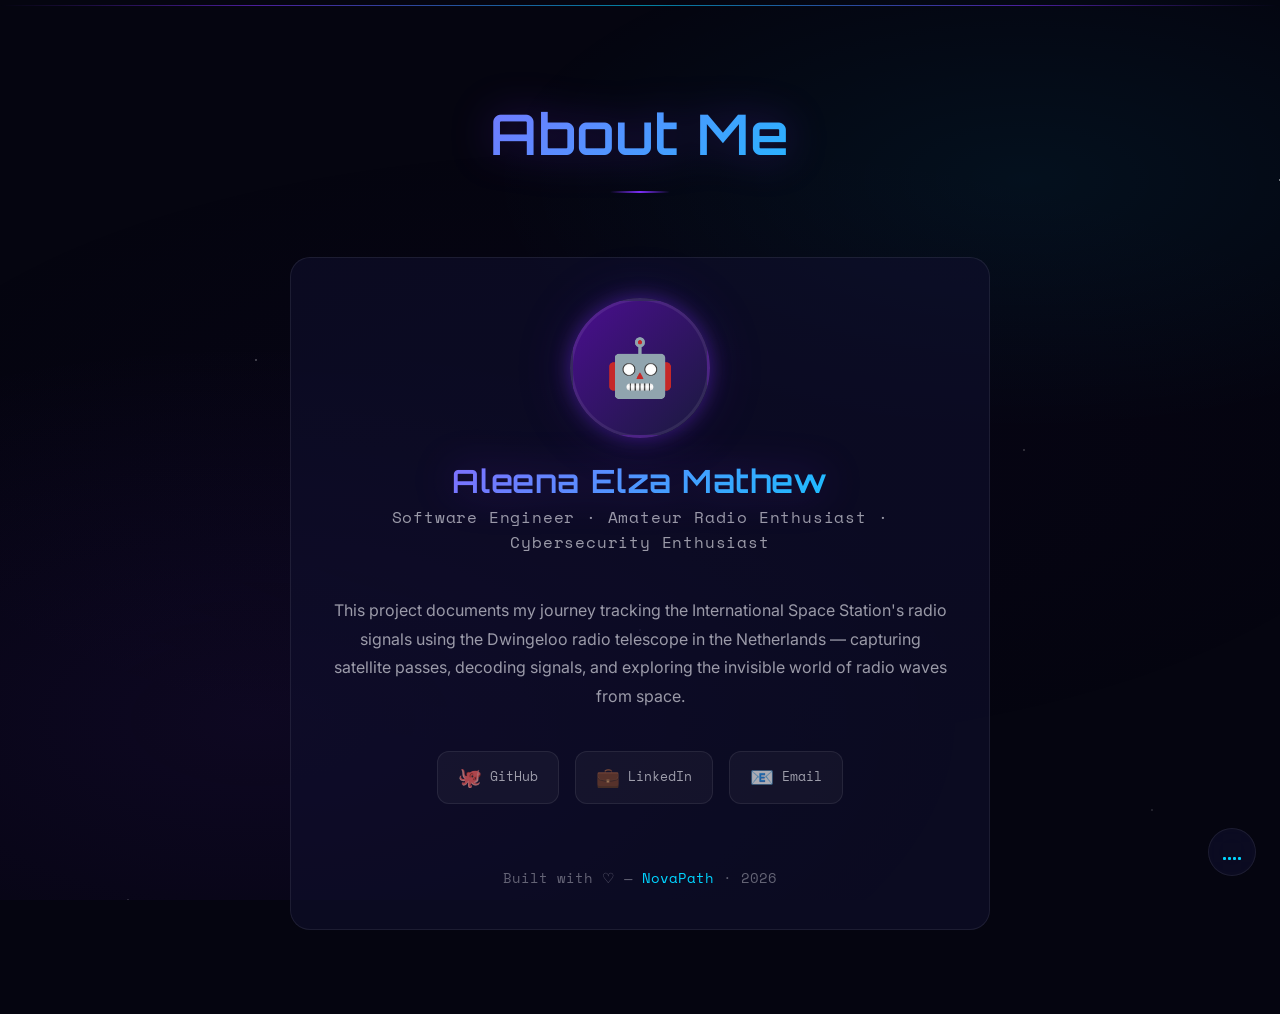
<file: about.html>
<!DOCTYPE html>
<html lang="en">

<head>
    <meta charset="UTF-8">
    <meta name="viewport" content="width=device-width, initial-scale=1.0">
    <meta name="description" content="NovaPath — About the creator of this ISS satellite tracking project.">
    <title>NovaPath — About Me</title>

    <link rel="preconnect" href="https://fonts.googleapis.com">
    <link rel="preconnect" href="https://fonts.gstatic.com" crossorigin>
    <link
        href="https://fonts.googleapis.com/css2?family=Orbitron:wght@400;500;600;700;800;900&family=Inter:wght@300;400;500;600&family=Space+Mono&display=swap"
        rel="stylesheet">

    <link rel="stylesheet" href="css/style.css">
    <link rel="stylesheet" href="css/navbar.css">

    <style>
        .about-container {
            max-width: 700px;
            margin: 0 auto;
        }

        .about-avatar {
            width: 140px;
            height: 140px;
            border-radius: 50%;
            border: 3px solid var(--glass-border);
            background: linear-gradient(135deg, var(--nebula-dark), var(--cosmic-blue));
            display: flex;
            align-items: center;
            justify-content: center;
            font-size: 3.5rem;
            margin: 0 auto var(--gap-lg);
            box-shadow: var(--glow-purple);
            transition: all var(--duration-slow) var(--ease-out);
        }

        .about-avatar:hover {
            box-shadow: var(--glow-cyan);
            transform: scale(1.05);
        }

        .about-name {
            text-align: center;
            font-size: 2rem;
            margin-bottom: var(--gap-xs);
        }

        .about-tagline {
            text-align: center;
            color: var(--text-secondary);
            font-size: 1rem;
            margin-bottom: var(--gap-xl);
            font-family: var(--font-mono);
            letter-spacing: 0.05em;
        }

        .about-bio {
            color: var(--text-secondary);
            line-height: 1.8;
            font-size: 1rem;
            margin-bottom: var(--gap-xl);
        }

        .social-links {
            display: flex;
            flex-wrap: wrap;
            gap: var(--gap-md);
            justify-content: center;
        }

        .social-link {
            display: flex;
            align-items: center;
            gap: 8px;
            padding: 10px 20px;
            background: rgba(255, 255, 255, 0.04);
            border: 1px solid var(--glass-border);
            border-radius: var(--radius-md);
            color: var(--text-secondary);
            font-family: var(--font-mono);
            font-size: 0.8rem;
            text-decoration: none;
            transition: all var(--duration-normal) var(--ease-out);
        }

        .social-link:hover {
            border-color: var(--nebula-purple);
            color: var(--text-primary);
            box-shadow: var(--glow-purple);
            transform: translateY(-2px);
        }

        .social-link .social-icon {
            font-size: 1.2rem;
        }

        .project-note {
            margin-top: var(--gap-2xl);
            text-align: center;
            color: var(--text-muted);
            font-size: 0.85rem;
            font-family: var(--font-mono);
        }

        .project-note a {
            color: var(--accent-cyan);
        }
    </style>
</head>

<body>

    <div class="starfield"></div>
    <div class="nebula-bg"></div>

    <!-- Navigation -->
    <nav class="navbar" id="navbar">
        <div class="navbar-inner">
            <a href="index.html" class="nav-logo">NovaPath</a>
            <button class="nav-hamburger" aria-label="Toggle menu">
                <span></span><span></span><span></span>
            </button>
            <ul class="nav-links">
                <li><a href="index.html">Home</a></li>
                <li><a href="details.html">Details</a></li>
                <li><a href="gallery.html">Gallery</a></li>
                <li><a href="about.html" class="active">About</a></li>
            </ul>
        </div>
    </nav>

    <main class="page-content">
        <div class="about-container">
            <div class="section-header">
                <h1 class="glow-text">About Me</h1>
                <div class="section-divider"></div>
            </div>

            <div class="glass-card" style="text-align: center;">
                <div class="about-avatar">🤖</div>

                <h2 class="about-name glow-text">Aleena Elza Mathew</h2>
                <p class="about-tagline">Software Engineer · Amateur Radio Enthusiast · Cybersecurity Enthusiast</p>

                <p class="about-bio">
                    This project documents my journey
                    tracking the International Space Station's radio signals using the Dwingeloo radio telescope in the
                    Netherlands — capturing satellite passes, decoding signals, and exploring the invisible world of
                    radio waves from space.
                </p>

                <div class="social-links">
                    <a href="https://github.com/officialelza" class="social-link" target="_blank" rel="noopener">
                        <span class="social-icon">🐙</span> GitHub
                    </a>
                    <a href="https://www.linkedin.com/in/aleenaelza/" class="social-link" target="_blank"
                        rel="noopener">
                        <span class="social-icon">💼</span> LinkedIn
                    </a>
                    <a href="mailto:officialelza0@gmail.com" class="social-link" target="_blank" rel="noopener">
                        <span class="social-icon">📧</span> Email
                    </a>
                </div>

                <p class="project-note">
                    Built with ♡ — <a href="index.html">NovaPath</a> · 2026
                </p>
            </div>
        </div>
    </main>

    <!-- Music Toggle -->
    <button class="music-toggle" id="music-toggle" aria-label="Toggle ambient music" title="Toggle ambient space music">
        <div class="bars">
            <div class="bar"></div>
            <div class="bar"></div>
            <div class="bar"></div>
            <div class="bar"></div>
        </div>
    </button>

    <script src="js/main.js"></script>
</body>

</html>
</file>
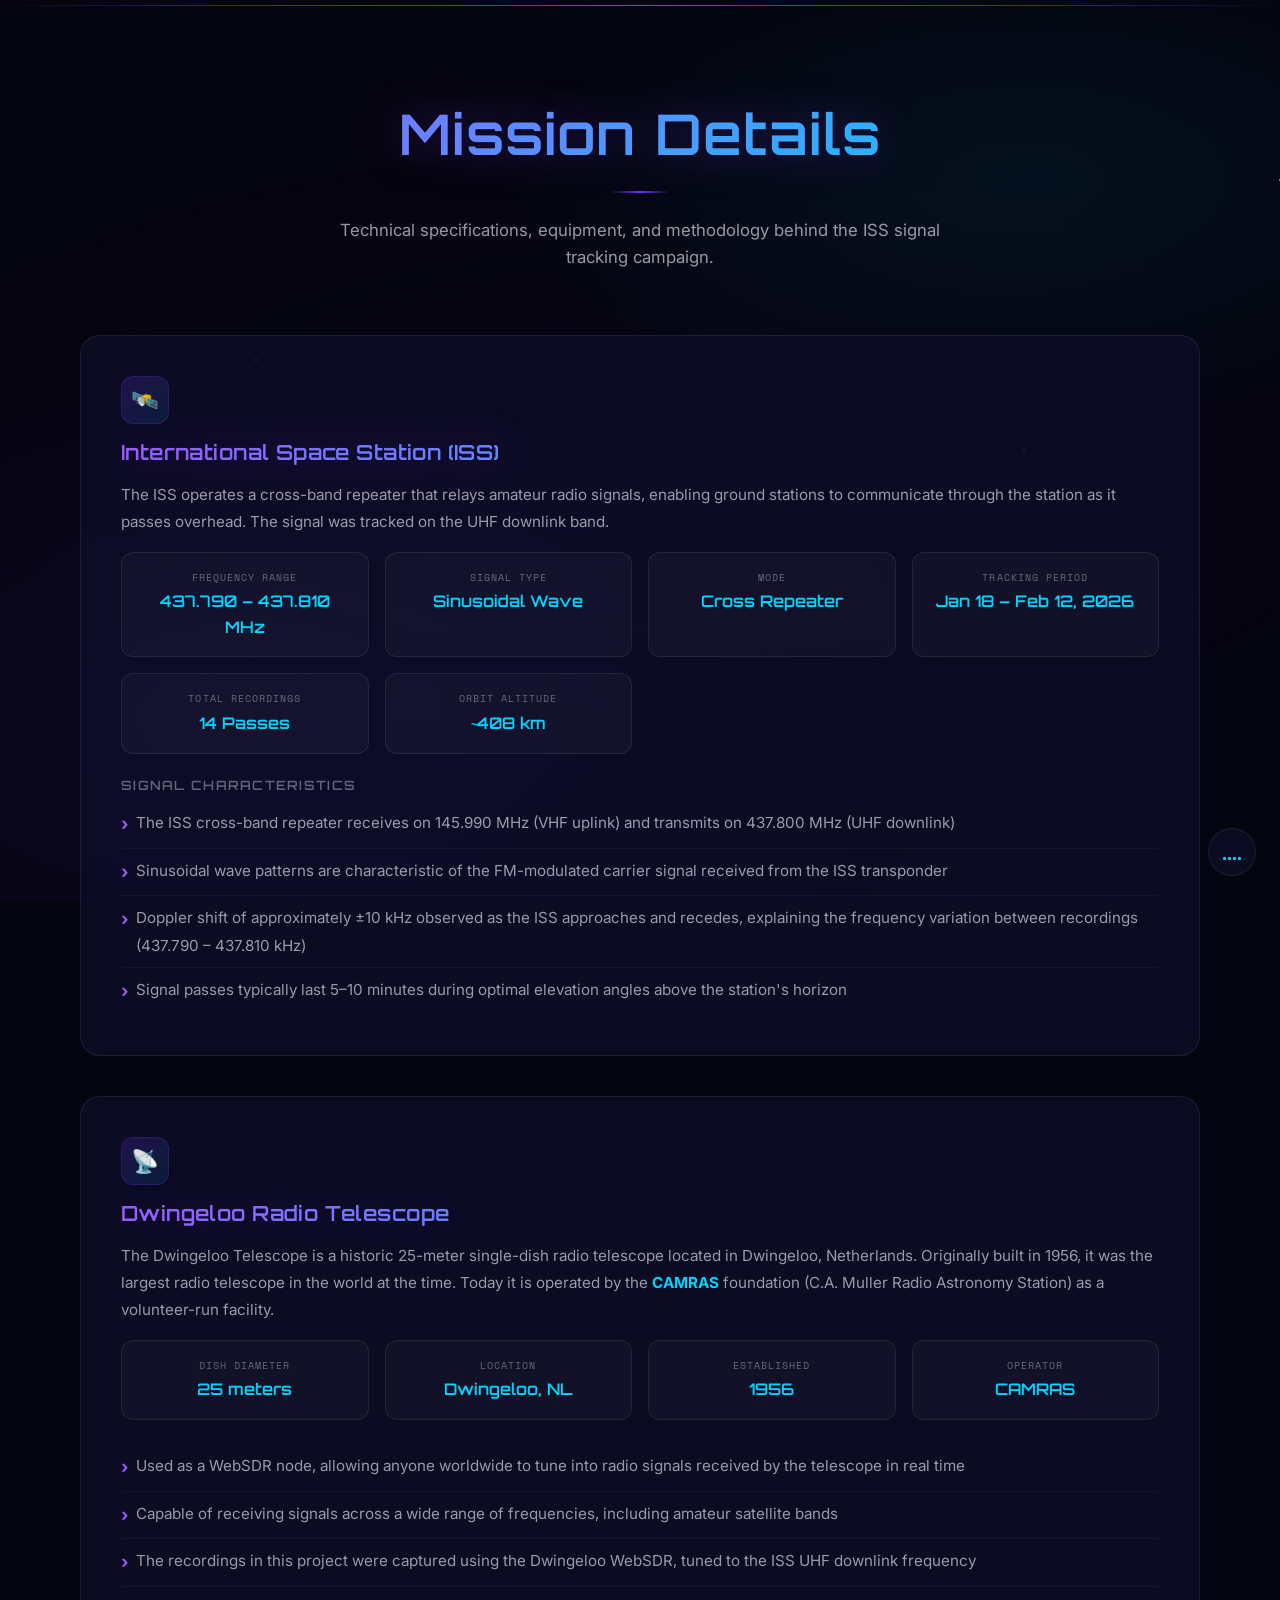
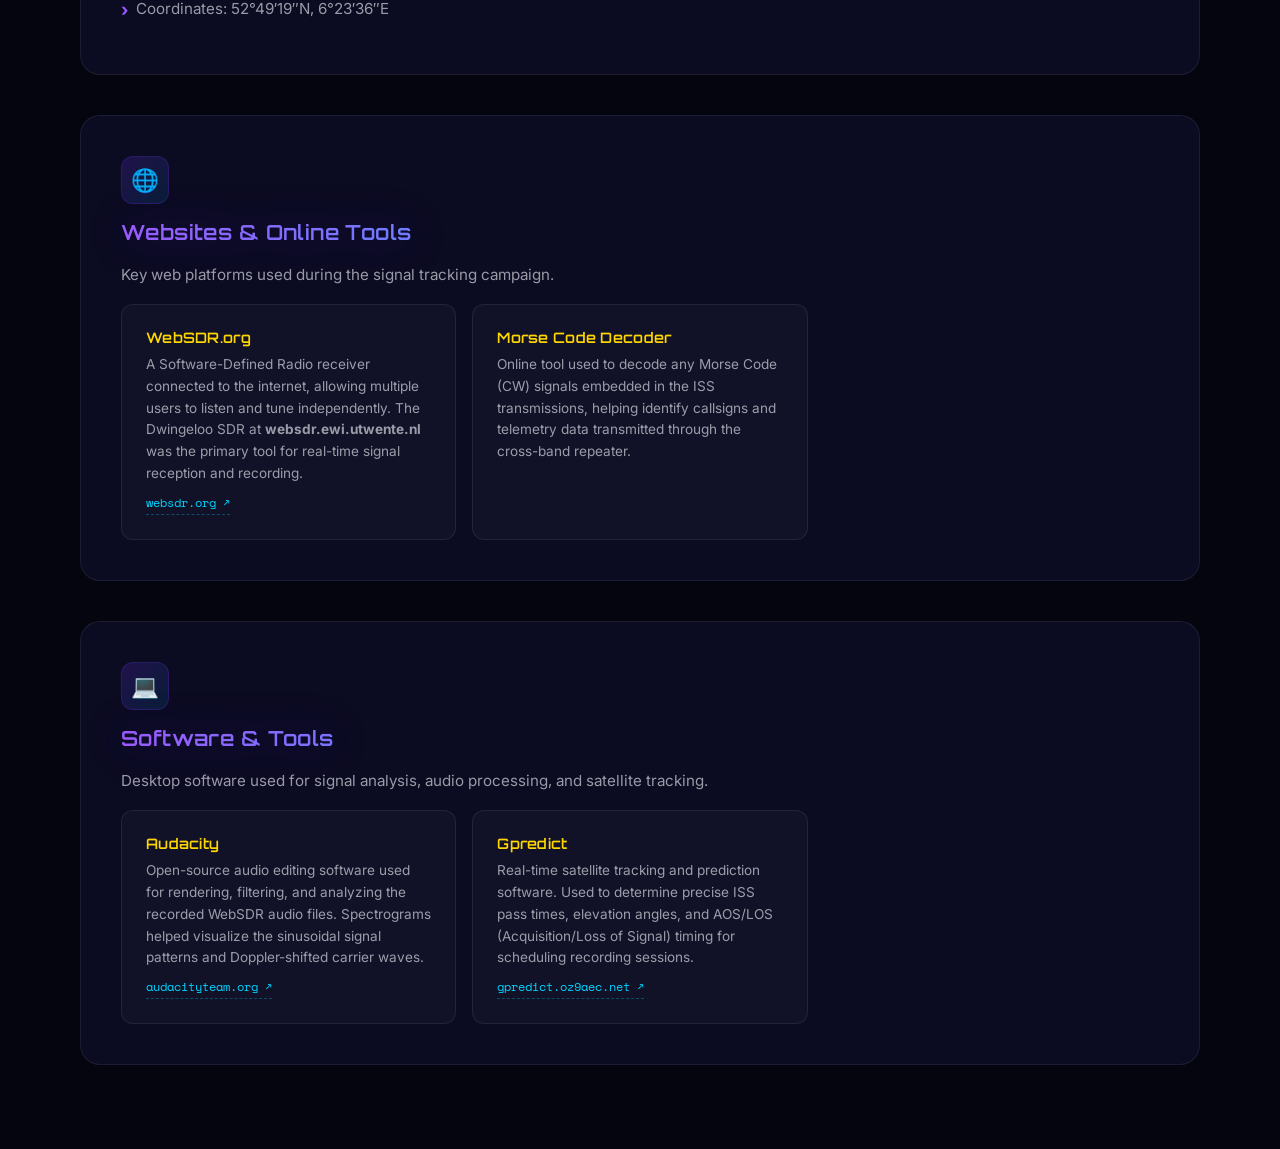
<file: details.html>
<!DOCTYPE html>
<html lang="en">

<head>
    <meta charset="UTF-8">
    <meta name="viewport" content="width=device-width, initial-scale=1.0">
    <meta name="description"
        content="NovaPath — Technical details about ISS satellite tracking, Dwingeloo radio telescope, and software tools used.">
    <title>NovaPath — Mission Details</title>

    <link rel="preconnect" href="https://fonts.googleapis.com">
    <link rel="preconnect" href="https://fonts.gstatic.com" crossorigin>
    <link
        href="https://fonts.googleapis.com/css2?family=Orbitron:wght@400;500;600;700;800;900&family=Inter:wght@300;400;500;600&family=Space+Mono&display=swap"
        rel="stylesheet">

    <link rel="stylesheet" href="css/style.css">
    <link rel="stylesheet" href="css/navbar.css">
    <link rel="stylesheet" href="css/details.css">
</head>

<body>

    <div class="starfield"></div>
    <div class="nebula-bg"></div>

    <!-- Navigation -->
    <nav class="navbar" id="navbar">
        <div class="navbar-inner">
            <a href="index.html" class="nav-logo">NovaPath</a>
            <button class="nav-hamburger" aria-label="Toggle menu">
                <span></span><span></span><span></span>
            </button>
            <ul class="nav-links">
                <li><a href="index.html">Home</a></li>
                <li><a href="details.html" class="active">Details</a></li>
                <li><a href="gallery.html">Gallery</a></li>
                <li><a href="about.html">About</a></li>
            </ul>
        </div>
    </nav>

    <main class="page-content">
        <div class="section-header">
            <h1 class="glow-text">Mission Details</h1>
            <div class="section-divider"></div>
            <p>Technical specifications, equipment, and methodology behind the ISS signal tracking campaign.</p>
        </div>

        <div class="details-grid">

            <!-- ISS Details -->
            <section class="glass-card detail-section" id="iss-details">
                <div class="icon-badge">🛰️</div>
                <h3 class="glow-text">International Space Station (ISS)</h3>
                <p>The ISS operates a cross-band repeater that relays amateur radio signals, enabling ground stations to
                    communicate through the station as it passes overhead. The signal was tracked on the UHF downlink
                    band.</p>

                <div class="spec-grid">
                    <div class="spec-item">
                        <div class="spec-label">Frequency Range</div>
                        <div class="spec-value">437.790 – 437.810 MHz</div>
                    </div>
                    <div class="spec-item">
                        <div class="spec-label">Signal Type</div>
                        <div class="spec-value">Sinusoidal Wave</div>
                    </div>
                    <div class="spec-item">
                        <div class="spec-label">Mode</div>
                        <div class="spec-value">Cross Repeater</div>
                    </div>
                    <div class="spec-item">
                        <div class="spec-label">Tracking Period</div>
                        <div class="spec-value">Jan 18 – Feb 12, 2026</div>
                    </div>
                    <div class="spec-item">
                        <div class="spec-label">Total Recordings</div>
                        <div class="spec-value">14 Passes</div>
                    </div>
                    <div class="spec-item">
                        <div class="spec-label">Orbit Altitude</div>
                        <div class="spec-value">~408 km</div>
                    </div>
                </div>

                <div style="margin-top: var(--gap-lg);">
                    <h4
                        style="font-family: var(--font-display); font-size: 0.8rem; letter-spacing: 0.1em; color: var(--text-muted); margin-bottom: var(--gap-sm);">
                        SIGNAL CHARACTERISTICS</h4>
                    <ul>
                        <li>The ISS cross-band repeater receives on 145.990 MHz (VHF uplink) and transmits on 437.800
                            MHz (UHF downlink)</li>
                        <li>Sinusoidal wave patterns are characteristic of the FM-modulated carrier signal received from
                            the ISS transponder</li>
                        <li>Doppler shift of approximately ±10 kHz observed as the ISS approaches and recedes,
                            explaining the frequency variation between recordings (437.790 – 437.810 kHz)</li>
                        <li>Signal passes typically last 5–10 minutes during optimal elevation angles above the
                            station's horizon</li>
                    </ul>
                </div>
            </section>

            <!-- Dwingeloo Radio Telescope -->
            <section class="glass-card detail-section" id="dwingeloo">
                <div class="icon-badge">📡</div>
                <h3 class="glow-text">Dwingeloo Radio Telescope</h3>
                <p>The Dwingeloo Telescope is a historic 25-meter single-dish radio telescope located in Dwingeloo,
                    Netherlands. Originally built in 1956, it was the largest radio telescope in the world at the time.
                    Today it is operated by the <strong style="color: var(--accent-cyan);">CAMRAS</strong> foundation
                    (C.A. Muller Radio Astronomy Station) as a volunteer-run facility.</p>

                <div class="spec-grid">
                    <div class="spec-item">
                        <div class="spec-label">Dish Diameter</div>
                        <div class="spec-value">25 meters</div>
                    </div>
                    <div class="spec-item">
                        <div class="spec-label">Location</div>
                        <div class="spec-value">Dwingeloo, NL</div>
                    </div>
                    <div class="spec-item">
                        <div class="spec-label">Established</div>
                        <div class="spec-value">1956</div>
                    </div>
                    <div class="spec-item">
                        <div class="spec-label">Operator</div>
                        <div class="spec-value">CAMRAS</div>
                    </div>
                </div>

                <div style="margin-top: var(--gap-lg);">
                    <ul>
                        <li>Used as a WebSDR node, allowing anyone worldwide to tune into radio signals received by the
                            telescope in real time</li>
                        <li>Capable of receiving signals across a wide range of frequencies, including amateur satellite
                            bands</li>
                        <li>The recordings in this project were captured using the Dwingeloo WebSDR, tuned to the ISS
                            UHF downlink frequency</li>
                        <li>Coordinates: 52°49′19″N, 6°23′36″E</li>
                    </ul>
                </div>
            </section>

            <!-- Websites Used -->
            <section class="glass-card detail-section" id="websites">
                <div class="icon-badge">🌐</div>
                <h3 class="glow-text">Websites & Online Tools</h3>
                <p>Key web platforms used during the signal tracking campaign.</p>

                <div class="tools-grid">
                    <div class="tool-card">
                        <h4>WebSDR.org</h4>
                        <p>A Software-Defined Radio receiver connected to the internet, allowing multiple users to
                            listen and tune independently. The Dwingeloo SDR at <strong>websdr.ewi.utwente.nl</strong>
                            was the primary tool for real-time signal reception and recording.</p>
                        <a href="http://websdr.org" target="_blank" rel="noopener" class="tool-link">websdr.org ↗</a>
                    </div>
                    <div class="tool-card">
                        <h4>Morse Code Decoder</h4>
                        <p>Online tool used to decode any Morse Code (CW) signals embedded in the ISS transmissions,
                            helping identify callsigns and telemetry data transmitted through the cross-band repeater.
                        </p>
                    </div>
                </div>
            </section>

            <!-- Software Used -->
            <section class="glass-card detail-section" id="software">
                <div class="icon-badge">💻</div>
                <h3 class="glow-text">Software & Tools</h3>
                <p>Desktop software used for signal analysis, audio processing, and satellite tracking.</p>

                <div class="tools-grid">
                    <div class="tool-card">
                        <h4>Audacity</h4>
                        <p>Open-source audio editing software used for rendering, filtering, and analyzing the recorded
                            WebSDR audio files. Spectrograms helped visualize the sinusoidal signal patterns and
                            Doppler-shifted carrier waves.</p>
                        <a href="https://www.audacityteam.org" target="_blank" rel="noopener"
                            class="tool-link">audacityteam.org ↗</a>
                    </div>
                    <div class="tool-card">
                        <h4>Gpredict</h4>
                        <p>Real-time satellite tracking and prediction software. Used to determine precise ISS pass
                            times, elevation angles, and AOS/LOS (Acquisition/Loss of Signal) timing for scheduling
                            recording sessions.</p>
                        <a href="http://gpredict.oz9aec.net" target="_blank" rel="noopener"
                            class="tool-link">gpredict.oz9aec.net ↗</a>
                    </div>
                </div>
            </section>

        </div>
    </main>

    <!-- Music Toggle -->
    <button class="music-toggle" id="music-toggle" aria-label="Toggle ambient music" title="Toggle ambient space music">
        <div class="bars">
            <div class="bar"></div>
            <div class="bar"></div>
            <div class="bar"></div>
            <div class="bar"></div>
        </div>
    </button>

    <script src="js/main.js"></script>
</body>

</html>
</file>
<file: css/style.css>
/* ============================================
   NovaPath — Global Design System
   Galactic Theme
   ============================================ */

@import url('https://fonts.googleapis.com/css2?family=Orbitron:wght@400;500;600;700;800;900&family=Inter:wght@300;400;500;600&family=Space+Mono&display=swap');

/* --- CSS Custom Properties --- */
:root {
  /* Colors */
  --space-void: #050510;
  --space-deep: #0a0a1a;
  --space-mid: #0f0f2e;
  --nebula-purple: #7b2ff7;
  --nebula-light: #9b59ff;
  --nebula-dark: #4a0e8f;
  --cosmic-blue: #1a1a3e;
  --accent-cyan: #00d4ff;
  --accent-gold: #ffd700;
  --accent-pink: #ff6bcb;
  --star-white: #e8e8f0;
  --ghost-white: rgba(255, 255, 255, 0.06);
  --glass-border: rgba(255, 255, 255, 0.08);
  --glass-bg: rgba(15, 15, 46, 0.6);
  --glass-bg-hover: rgba(15, 15, 46, 0.8);
  --text-primary: #e8e8f0;
  --text-secondary: rgba(232, 232, 240, 0.65);
  --text-muted: rgba(232, 232, 240, 0.4);

  /* Typography */
  --font-display: 'Orbitron', sans-serif;
  --font-body: 'Inter', sans-serif;
  --font-mono: 'Space Mono', monospace;

  /* Spacing */
  --gap-xs: 0.25rem;
  --gap-sm: 0.5rem;
  --gap-md: 1rem;
  --gap-lg: 1.5rem;
  --gap-xl: 2.5rem;
  --gap-2xl: 4rem;

  /* Radius */
  --radius-sm: 6px;
  --radius-md: 12px;
  --radius-lg: 20px;
  --radius-xl: 28px;
  --radius-full: 50%;

  /* Transitions */
  --ease-out: cubic-bezier(0.16, 1, 0.3, 1);
  --ease-spring: cubic-bezier(0.34, 1.56, 0.64, 1);
  --duration-fast: 150ms;
  --duration-normal: 300ms;
  --duration-slow: 600ms;

  /* Glow */
  --glow-purple: 0 0 20px rgba(123, 47, 247, 0.4), 0 0 60px rgba(123, 47, 247, 0.15);
  --glow-cyan: 0 0 20px rgba(0, 212, 255, 0.4), 0 0 60px rgba(0, 212, 255, 0.15);
  --glow-gold: 0 0 20px rgba(255, 215, 0, 0.4), 0 0 60px rgba(255, 215, 0, 0.15);
}

/* --- Reset & Base --- */
*, *::before, *::after {
  margin: 0;
  padding: 0;
  box-sizing: border-box;
}

html {
  scroll-behavior: smooth;
  overflow-x: hidden;
}

body {
  font-family: var(--font-body);
  background: var(--space-void);
  color: var(--text-primary);
  line-height: 1.6;
  min-height: 100vh;
  overflow-x: hidden;
  -webkit-font-smoothing: antialiased;
  -moz-osx-font-smoothing: grayscale;
}

a {
  color: var(--accent-cyan);
  text-decoration: none;
  transition: color var(--duration-fast) var(--ease-out);
}

a:hover {
  color: var(--nebula-light);
}

h1, h2, h3, h4, h5, h6 {
  font-family: var(--font-display);
  font-weight: 600;
  line-height: 1.2;
  letter-spacing: 0.02em;
}

h1 { font-size: clamp(2rem, 5vw, 3.5rem); }
h2 { font-size: clamp(1.5rem, 3.5vw, 2.5rem); }
h3 { font-size: clamp(1.1rem, 2.5vw, 1.5rem); }

/* --- Starfield Background --- */
.starfield {
  position: fixed;
  top: 0;
  left: 0;
  width: 100%;
  height: 100%;
  z-index: -10;
  pointer-events: none;
  overflow: hidden;
}

.starfield::before,
.starfield::after {
  content: '';
  position: absolute;
  top: 0;
  left: 0;
  width: 200%;
  height: 200%;
  background-image:
    radial-gradient(1px 1px at 10% 20%, rgba(255,255,255,0.8) 0%, transparent 100%),
    radial-gradient(1px 1px at 30% 60%, rgba(255,255,255,0.6) 0%, transparent 100%),
    radial-gradient(1.5px 1.5px at 50% 10%, rgba(255,255,255,0.9) 0%, transparent 100%),
    radial-gradient(1px 1px at 70% 80%, rgba(255,255,255,0.5) 0%, transparent 100%),
    radial-gradient(1px 1px at 90% 40%, rgba(255,255,255,0.7) 0%, transparent 100%),
    radial-gradient(1.2px 1.2px at 15% 85%, rgba(255,255,255,0.6) 0%, transparent 100%),
    radial-gradient(1px 1px at 45% 45%, rgba(255,255,255,0.4) 0%, transparent 100%),
    radial-gradient(1.5px 1.5px at 80% 15%, rgba(255,255,255,0.8) 0%, transparent 100%),
    radial-gradient(1px 1px at 25% 35%, rgba(200,180,255,0.5) 0%, transparent 100%),
    radial-gradient(1px 1px at 60% 70%, rgba(180,220,255,0.5) 0%, transparent 100%);
  animation: starDrift 120s linear infinite;
}

.starfield::after {
  background-image:
    radial-gradient(1px 1px at 5% 50%, rgba(255,255,255,0.7) 0%, transparent 100%),
    radial-gradient(1.5px 1.5px at 20% 80%, rgba(255,255,255,0.5) 0%, transparent 100%),
    radial-gradient(1px 1px at 40% 25%, rgba(255,255,255,0.8) 0%, transparent 100%),
    radial-gradient(1px 1px at 65% 55%, rgba(255,255,255,0.6) 0%, transparent 100%),
    radial-gradient(1.2px 1.2px at 85% 30%, rgba(255,255,255,0.7) 0%, transparent 100%),
    radial-gradient(1px 1px at 35% 90%, rgba(255,255,255,0.5) 0%, transparent 100%),
    radial-gradient(1px 1px at 55% 5%, rgba(255,255,255,0.6) 0%, transparent 100%),
    radial-gradient(1.5px 1.5px at 75% 65%, rgba(200,220,255,0.4) 0%, transparent 100%);
  animation: starDrift 180s linear infinite reverse;
  opacity: 0.7;
}

@keyframes starDrift {
  from { transform: translate(0, 0); }
  to { transform: translate(-50%, -50%); }
}

/* Nebula overlay */
.nebula-bg {
  position: fixed;
  top: 0;
  left: 0;
  width: 100%;
  height: 100%;
  z-index: -9;
  pointer-events: none;
  background:
    radial-gradient(ellipse 80% 60% at 20% 80%, rgba(123, 47, 247, 0.08) 0%, transparent 70%),
    radial-gradient(ellipse 60% 40% at 80% 20%, rgba(0, 212, 255, 0.06) 0%, transparent 70%),
    radial-gradient(ellipse 90% 50% at 50% 50%, rgba(74, 14, 143, 0.04) 0%, transparent 70%);
}

/* --- Glassmorphism Card --- */
.glass-card {
  background: var(--glass-bg);
  backdrop-filter: blur(20px);
  -webkit-backdrop-filter: blur(20px);
  border: 1px solid var(--glass-border);
  border-radius: var(--radius-lg);
  padding: var(--gap-xl);
  transition: all var(--duration-normal) var(--ease-out);
}

.glass-card:hover {
  background: var(--glass-bg-hover);
  border-color: rgba(123, 47, 247, 0.2);
  box-shadow: var(--glow-purple);
  transform: translateY(-2px);
}

/* --- Glow Text --- */
.glow-text {
  background: linear-gradient(135deg, var(--nebula-light), var(--accent-cyan));
  -webkit-background-clip: text;
  background-clip: text;
  -webkit-text-fill-color: transparent;
  filter: drop-shadow(0 0 20px rgba(123, 47, 247, 0.3));
}

.glow-text-gold {
  background: linear-gradient(135deg, var(--accent-gold), #ffed4a, var(--accent-gold));
  -webkit-background-clip: text;
  background-clip: text;
  -webkit-text-fill-color: transparent;
  filter: drop-shadow(0 0 15px rgba(255, 215, 0, 0.3));
}

/* --- Page Content Container --- */
.page-content {
  max-width: 1200px;
  margin: 0 auto;
  padding: 100px var(--gap-xl) var(--gap-2xl);
}

/* --- Section Headers --- */
.section-header {
  text-align: center;
  margin-bottom: var(--gap-2xl);
}

.section-header h2 {
  margin-bottom: var(--gap-sm);
}

.section-header p {
  color: var(--text-secondary);
  font-size: 1.05rem;
  max-width: 600px;
  margin: 0 auto;
}

/* Subtle divider */
.section-divider {
  width: 60px;
  height: 2px;
  background: linear-gradient(90deg, transparent, var(--nebula-purple), transparent);
  margin: var(--gap-lg) auto;
}

/* --- Scrollbar --- */
::-webkit-scrollbar {
  width: 6px;
}

::-webkit-scrollbar-track {
  background: var(--space-void);
}

::-webkit-scrollbar-thumb {
  background: var(--nebula-dark);
  border-radius: 3px;
}

::-webkit-scrollbar-thumb:hover {
  background: var(--nebula-purple);
}

/* --- Selection --- */
::selection {
  background: rgba(123, 47, 247, 0.3);
  color: var(--star-white);
}

/* --- Music Toggle --- */
.music-toggle {
  position: fixed;
  bottom: 24px;
  right: 24px;
  z-index: 999;
  width: 48px;
  height: 48px;
  border-radius: var(--radius-full);
  border: 1px solid var(--glass-border);
  background: var(--glass-bg);
  backdrop-filter: blur(12px);
  cursor: pointer;
  display: flex;
  align-items: center;
  justify-content: center;
  color: var(--text-primary);
  font-size: 1.2rem;
  transition: all var(--duration-normal) var(--ease-out);
}

.music-toggle:hover {
  border-color: var(--nebula-purple);
  box-shadow: var(--glow-purple);
  transform: scale(1.1);
}

.music-toggle.playing .bar {
  animation: soundBars 0.6s ease-in-out infinite alternate;
}

.music-toggle .bars {
  display: flex;
  gap: 2px;
  align-items: flex-end;
  height: 16px;
}

.music-toggle .bar {
  width: 3px;
  background: var(--accent-cyan);
  border-radius: 1px;
  transition: height 0.2s;
}

.music-toggle .bar:nth-child(1) { height: 6px; animation-delay: 0s; }
.music-toggle .bar:nth-child(2) { height: 10px; animation-delay: 0.15s; }
.music-toggle .bar:nth-child(3) { height: 14px; animation-delay: 0.3s; }
.music-toggle .bar:nth-child(4) { height: 8px; animation-delay: 0.45s; }

.music-toggle:not(.playing) .bar {
  height: 3px !important;
  animation: none !important;
}

@keyframes soundBars {
  0% { height: 4px; }
  100% { height: 16px; }
}

/* --- Utility --- */
.sr-only {
  position: absolute;
  width: 1px;
  height: 1px;
  padding: 0;
  margin: -1px;
  overflow: hidden;
  clip: rect(0, 0, 0, 0);
  border: 0;
}

/* --- Page Transitions --- */
.page-enter {
  animation: pageIn 0.6s var(--ease-out) forwards;
}

@keyframes pageIn {
  from {
    opacity: 0;
    transform: translateY(20px);
  }
  to {
    opacity: 1;
    transform: translateY(0);
  }
}

/* --- Responsive --- */
@media (max-width: 768px) {
  .page-content {
    padding: 80px var(--gap-md) var(--gap-xl);
  }
  .glass-card {
    padding: var(--gap-lg);
  }
}
</file>
<file: css/navbar.css>
/* ============================================
   NovaPath — Navigation Bar
   Collapsed by default, reveals on hover
   ============================================ */

.navbar {
    position: fixed;
    top: 0;
    left: 0;
    right: 0;
    z-index: 1000;
    height: 6px;
    transition: height var(--duration-slow) var(--ease-out),
        background var(--duration-slow) var(--ease-out),
        backdrop-filter var(--duration-slow) var(--ease-out);
    overflow: hidden;
}

/* Thin glow line when collapsed */
.navbar::before {
    content: '';
    position: absolute;
    bottom: 0;
    left: 0;
    right: 0;
    height: 1px;
    background: linear-gradient(90deg,
            transparent 0%,
            var(--nebula-purple) 20%,
            var(--accent-cyan) 50%,
            var(--nebula-purple) 80%,
            transparent 100%);
    opacity: 0.6;
    transition: opacity var(--duration-normal) var(--ease-out);
}

/* Expanded state */
.navbar:hover,
.navbar.expanded {
    height: 64px;
    background: rgba(10, 10, 26, 0.85);
    backdrop-filter: blur(24px);
    -webkit-backdrop-filter: blur(24px);
    border-bottom: 1px solid var(--glass-border);
}

.navbar:hover::before,
.navbar.expanded::before {
    opacity: 0;
}

/* Inner container */
.navbar-inner {
    max-width: 1400px;
    margin: 0 auto;
    padding: 0 var(--gap-xl);
    height: 64px;
    display: flex;
    align-items: center;
    justify-content: space-between;
    opacity: 0;
    transform: translateY(-10px);
    transition: opacity var(--duration-normal) var(--ease-out) 0.1s,
        transform var(--duration-normal) var(--ease-out) 0.1s;
}

.navbar:hover .navbar-inner,
.navbar.expanded .navbar-inner {
    opacity: 1;
    transform: translateY(0);
}

/* Logo */
.nav-logo {
    font-family: var(--font-display);
    font-size: 1.2rem;
    font-weight: 700;
    letter-spacing: 0.1em;
    text-transform: uppercase;
    background: linear-gradient(135deg, var(--nebula-light), var(--accent-cyan));
    -webkit-background-clip: text;
    background-clip: text;
    -webkit-text-fill-color: transparent;
    text-decoration: none;
    white-space: nowrap;
}

/* Nav links */
.nav-links {
    display: flex;
    align-items: center;
    gap: var(--gap-lg);
    list-style: none;
}

.nav-links a {
    font-family: var(--font-display);
    font-size: 0.75rem;
    font-weight: 500;
    letter-spacing: 0.12em;
    text-transform: uppercase;
    color: var(--text-secondary);
    text-decoration: none;
    padding: var(--gap-xs) var(--gap-sm);
    position: relative;
    transition: color var(--duration-fast) var(--ease-out);
}

.nav-links a::after {
    content: '';
    position: absolute;
    bottom: -4px;
    left: 50%;
    width: 0;
    height: 2px;
    background: linear-gradient(90deg, var(--nebula-purple), var(--accent-cyan));
    border-radius: 1px;
    transition: width var(--duration-normal) var(--ease-out),
        left var(--duration-normal) var(--ease-out);
}

.nav-links a:hover,
.nav-links a.active {
    color: var(--text-primary);
}

.nav-links a:hover::after,
.nav-links a.active::after {
    width: 100%;
    left: 0;
}

/* Mobile hamburger */
.nav-hamburger {
    display: none;
    flex-direction: column;
    gap: 4px;
    cursor: pointer;
    padding: 8px;
    background: none;
    border: none;
}

.nav-hamburger span {
    display: block;
    width: 20px;
    height: 2px;
    background: var(--text-primary);
    border-radius: 1px;
    transition: all var(--duration-normal) var(--ease-out);
}

/* Mobile */
@media (max-width: 768px) {
    .nav-hamburger {
        display: flex;
    }

    .nav-links {
        position: fixed;
        top: 64px;
        left: 0;
        right: 0;
        flex-direction: column;
        background: rgba(10, 10, 26, 0.95);
        backdrop-filter: blur(24px);
        padding: var(--gap-lg);
        gap: var(--gap-md);
        transform: translateY(-100%);
        opacity: 0;
        transition: all var(--duration-normal) var(--ease-out);
        pointer-events: none;
        border-bottom: 1px solid var(--glass-border);
    }

    .nav-links.mobile-open {
        transform: translateY(0);
        opacity: 1;
        pointer-events: all;
    }

    .navbar:hover,
    .navbar.expanded {
        height: 64px;
    }
}
</file>
<file: css/details.css>
/* ============================================
   NovaPath — Details Page
   ISS, Dwingeloo, Tools, Software
   ============================================ */

.details-grid {
    display: grid;
    gap: var(--gap-xl);
}

/* Section cards */
.detail-section {
    position: relative;
    overflow: hidden;
}

.detail-section::before {
    content: '';
    position: absolute;
    top: 0;
    left: 0;
    width: 4px;
    height: 100%;
    border-radius: 2px;
    background: linear-gradient(180deg, var(--nebula-purple), var(--accent-cyan));
    opacity: 0;
    transition: opacity var(--duration-normal) var(--ease-out);
}

.detail-section:hover::before {
    opacity: 1;
}

.detail-section .icon-badge {
    width: 48px;
    height: 48px;
    border-radius: var(--radius-md);
    background: linear-gradient(135deg, rgba(123, 47, 247, 0.2), rgba(0, 212, 255, 0.1));
    border: 1px solid rgba(123, 47, 247, 0.2);
    display: flex;
    align-items: center;
    justify-content: center;
    font-size: 1.4rem;
    margin-bottom: var(--gap-md);
    transition: all var(--duration-normal) var(--ease-out);
}

.detail-section:hover .icon-badge {
    box-shadow: var(--glow-purple);
    transform: scale(1.05);
}

.detail-section h3 {
    margin-bottom: var(--gap-md);
    font-size: 1.3rem;
}

.detail-section p,
.detail-section li {
    color: var(--text-secondary);
    line-height: 1.8;
    font-size: 0.95rem;
}

.detail-section ul {
    list-style: none;
    padding: 0;
}

.detail-section ul li {
    padding: var(--gap-sm) 0;
    border-bottom: 1px solid rgba(255, 255, 255, 0.04);
    display: flex;
    align-items: flex-start;
    gap: var(--gap-sm);
}

.detail-section ul li:last-child {
    border-bottom: none;
}

.detail-section ul li::before {
    content: '›';
    color: var(--nebula-light);
    font-weight: 700;
    font-size: 1.1rem;
    flex-shrink: 0;
    margin-top: -1px;
}

/* Spec table */
.spec-grid {
    display: grid;
    grid-template-columns: repeat(auto-fill, minmax(200px, 1fr));
    gap: var(--gap-md);
    margin-top: var(--gap-md);
}

.spec-item {
    background: rgba(255, 255, 255, 0.03);
    border: 1px solid var(--glass-border);
    border-radius: var(--radius-md);
    padding: var(--gap-md);
    text-align: center;
    transition: all var(--duration-normal) var(--ease-out);
}

.spec-item:hover {
    border-color: rgba(0, 212, 255, 0.3);
    box-shadow: var(--glow-cyan);
}

.spec-item .spec-label {
    font-family: var(--font-mono);
    font-size: 0.65rem;
    letter-spacing: 0.1em;
    text-transform: uppercase;
    color: var(--text-muted);
    margin-bottom: 4px;
}

.spec-item .spec-value {
    font-family: var(--font-display);
    font-size: 1rem;
    font-weight: 600;
    color: var(--accent-cyan);
}

/* Tool cards */
.tools-grid {
    display: grid;
    grid-template-columns: repeat(auto-fill, minmax(250px, 1fr));
    gap: var(--gap-md);
    margin-top: var(--gap-md);
}

.tool-card {
    background: rgba(255, 255, 255, 0.03);
    border: 1px solid var(--glass-border);
    border-radius: var(--radius-md);
    padding: var(--gap-lg);
    transition: all var(--duration-normal) var(--ease-out);
}

.tool-card:hover {
    border-color: rgba(255, 215, 0, 0.3);
    box-shadow: var(--glow-gold);
    transform: translateY(-2px);
}

.tool-card h4 {
    font-family: var(--font-display);
    font-size: 0.9rem;
    color: var(--accent-gold);
    margin-bottom: var(--gap-sm);
}

.tool-card p {
    font-size: 0.85rem;
    color: var(--text-secondary);
    line-height: 1.6;
}

.tool-card .tool-link {
    display: inline-block;
    margin-top: var(--gap-sm);
    font-family: var(--font-mono);
    font-size: 0.75rem;
    color: var(--accent-cyan);
    border-bottom: 1px dashed rgba(0, 212, 255, 0.3);
    padding-bottom: 2px;
}

@media (max-width: 768px) {
    .spec-grid {
        grid-template-columns: repeat(2, 1fr);
    }

    .tools-grid {
        grid-template-columns: 1fr;
    }
}
</file>
